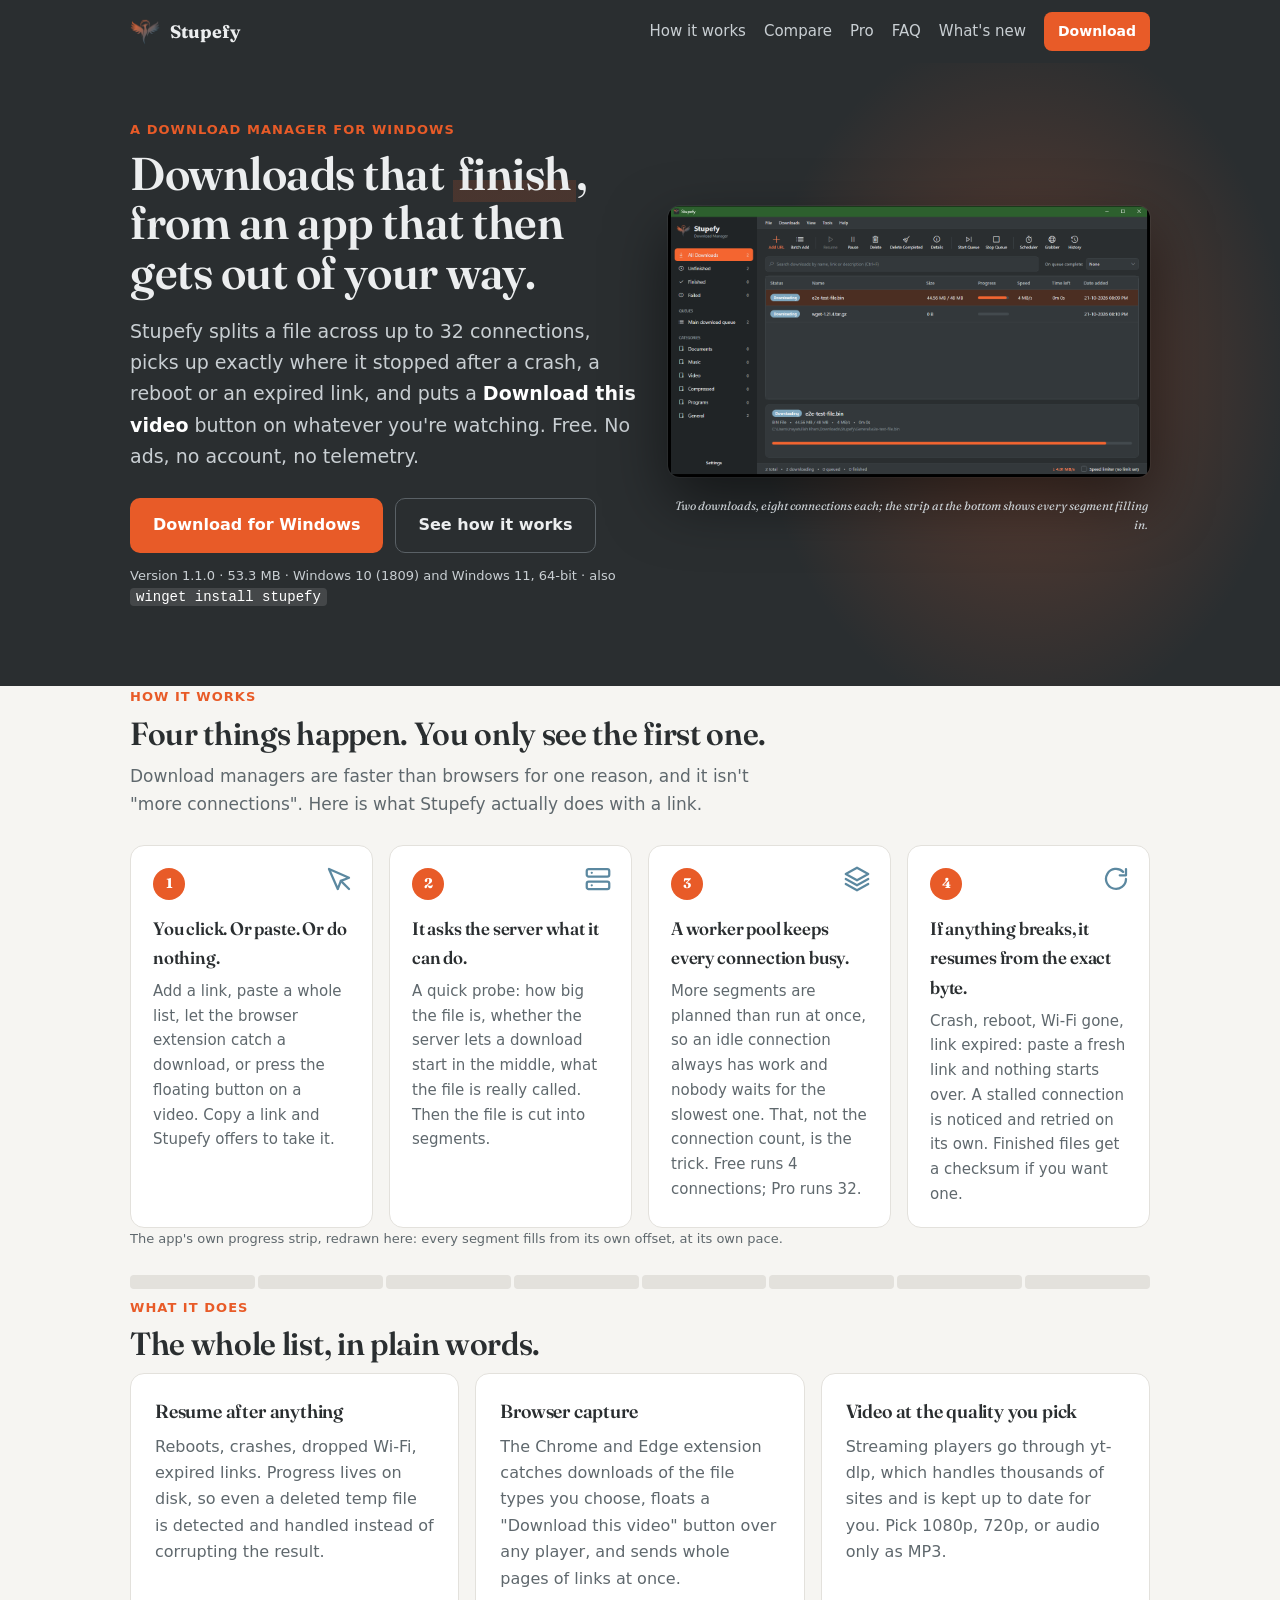
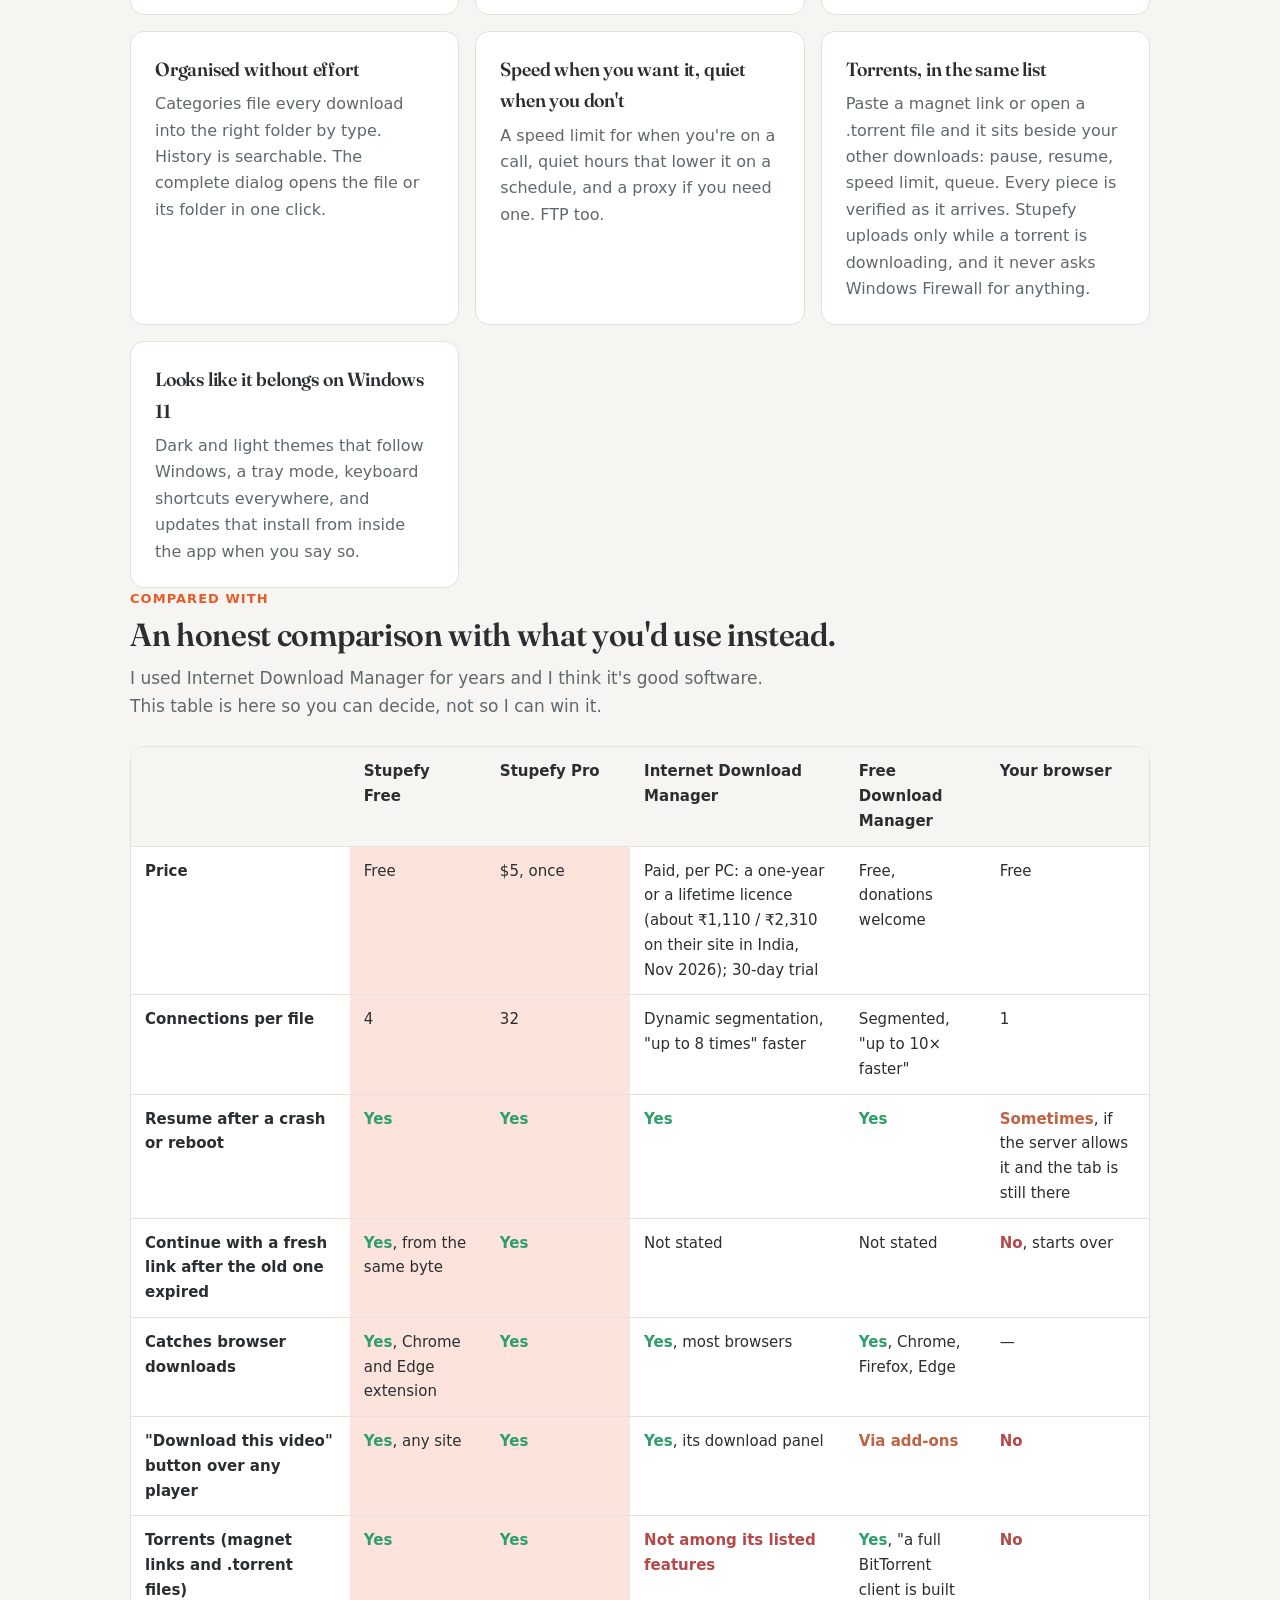
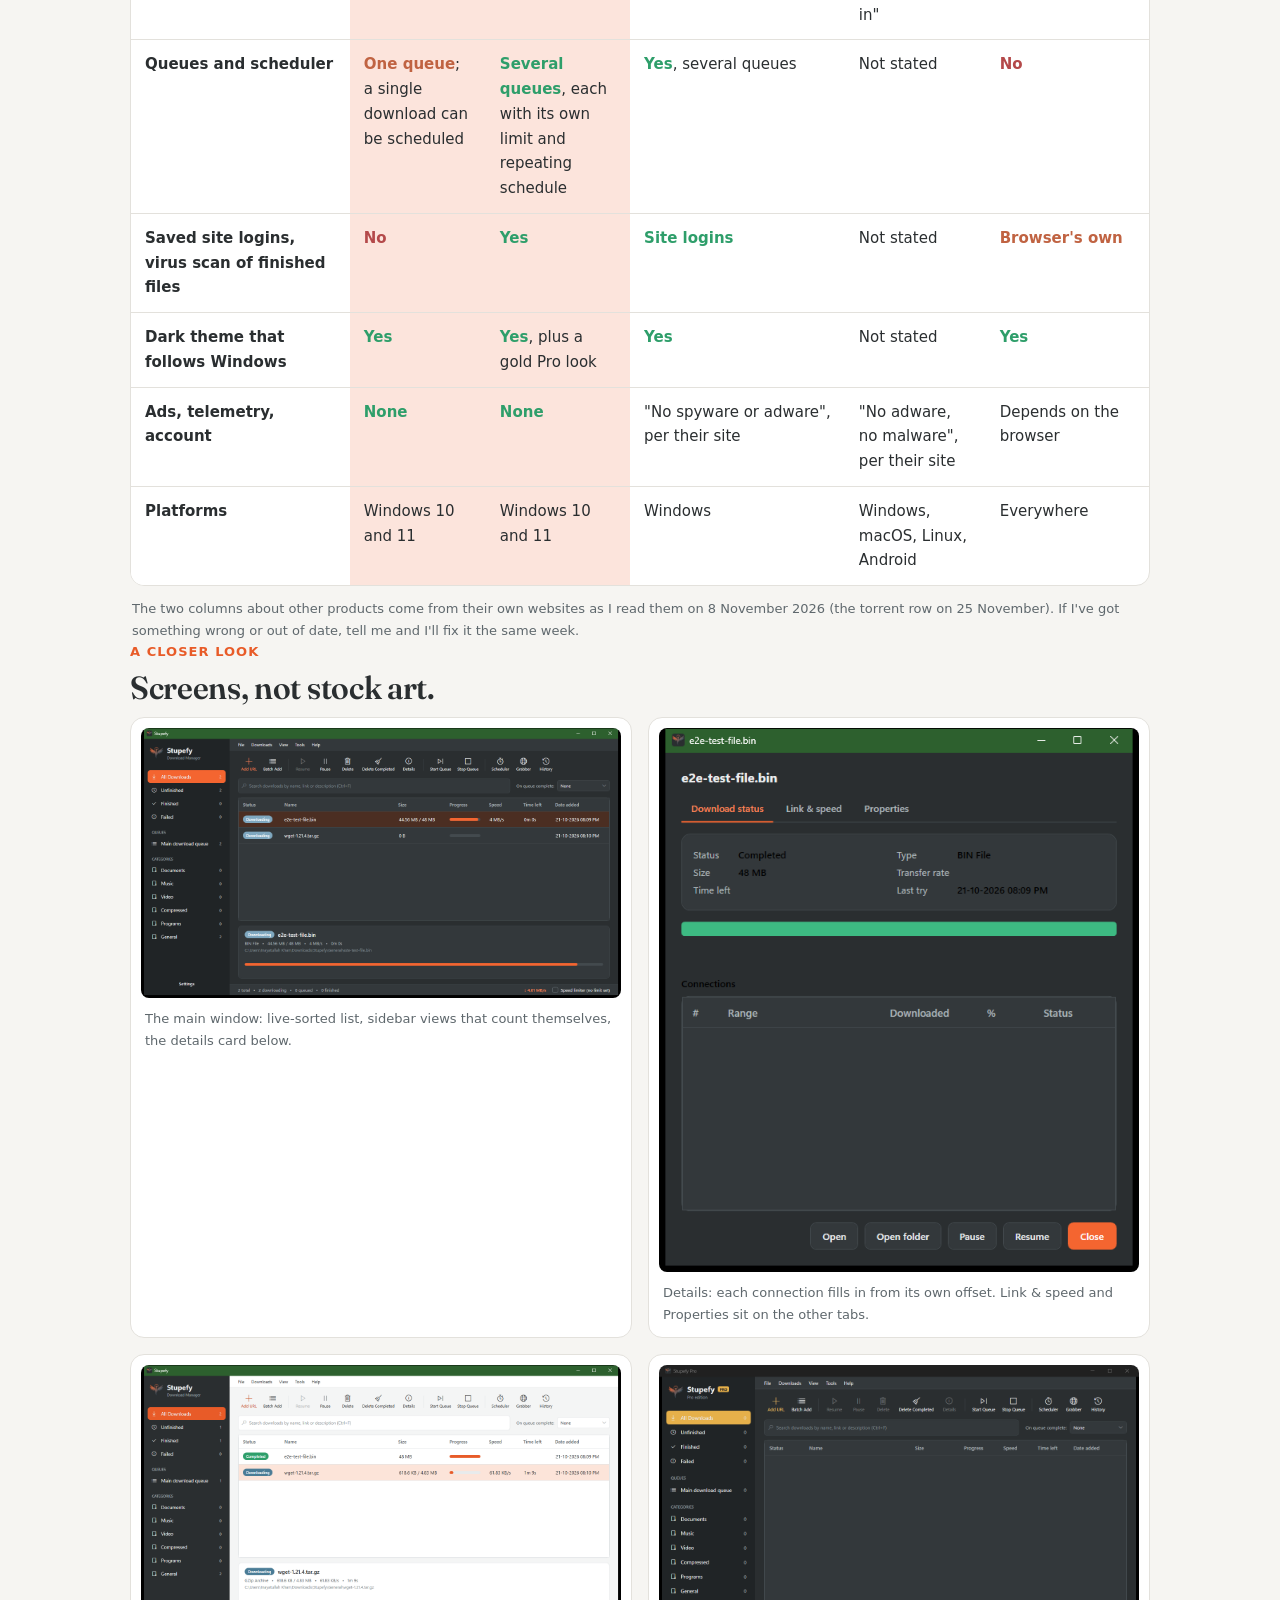
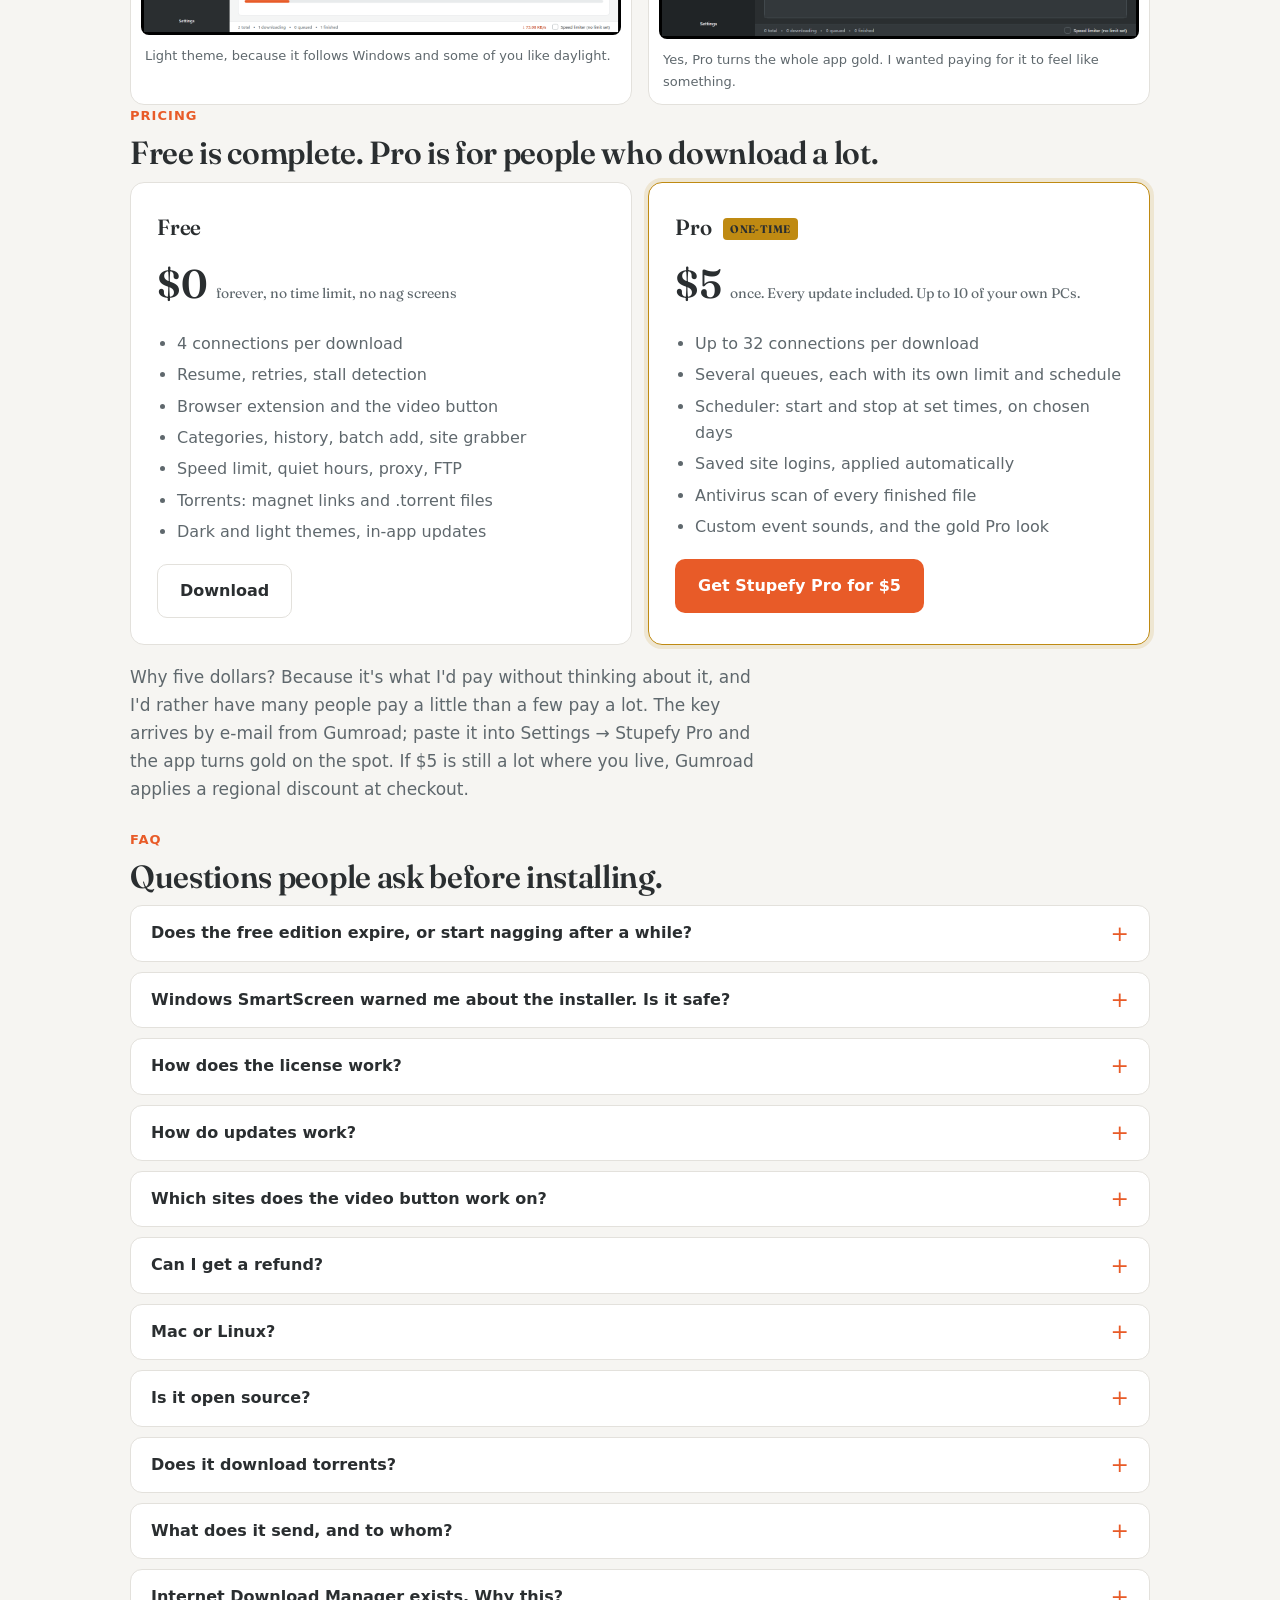
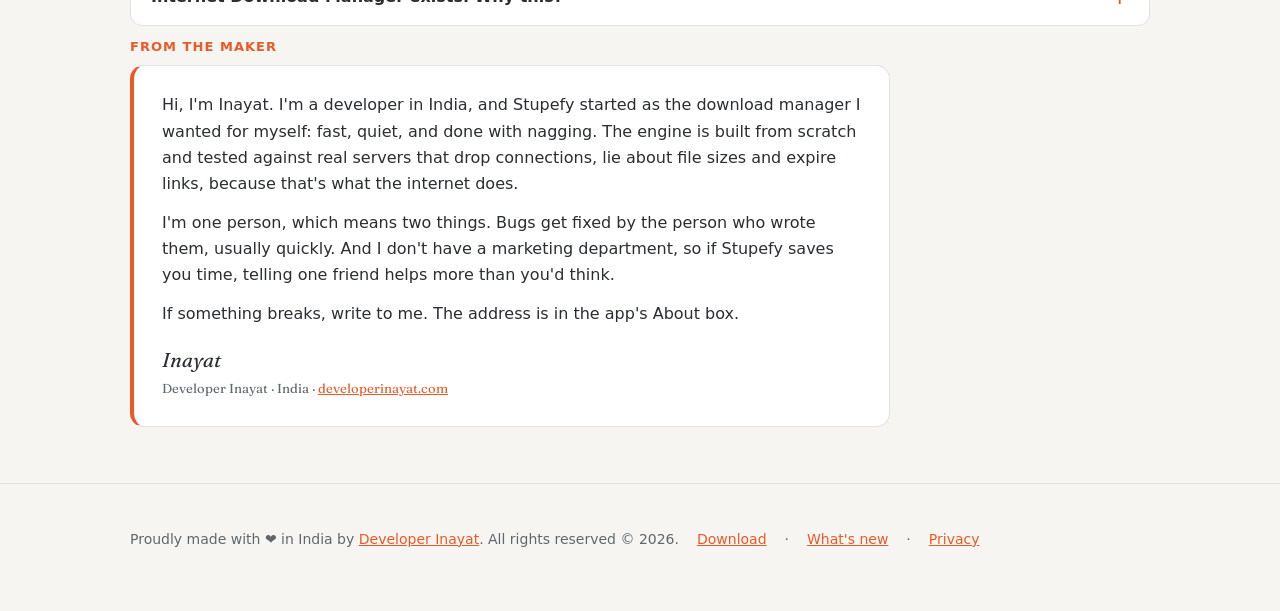
<file: site/index.html>
<!doctype html>
<html lang="en">
<head>
<meta charset="utf-8">
<meta name="viewport" content="width=device-width, initial-scale=1">
<title>Stupefy — a download manager for Windows that finishes the job</title>
<meta name="description" content="Stupefy is a free download manager for Windows: up to 32 connections per file, resume after a crash, a reboot or an expired link, a 'Download this video' button on any site, queues and a scheduler. Pro is $5, once.">
<meta property="og:title" content="Stupefy — a download manager for Windows that finishes the job">
<meta property="og:description" content="Up to 32 connections, resume after anything, a Download-this-video button on any site. Free; Pro is $5 once.">
<meta property="og:image" content="screenshots/01-main-dark.png">
<meta property="og:type" content="website">
<link rel="icon" href="favicon.ico">
<link rel="apple-touch-icon" href="logo-mark.png">
<link rel="preconnect" href="https://fonts.googleapis.com">
<link rel="preconnect" href="https://fonts.gstatic.com" crossorigin>
<link href="https://fonts.googleapis.com/css2?family=Fraunces:ital,opsz,wght@0,9..144,500;0,9..144,600;1,9..144,500&display=swap" rel="stylesheet">
<link rel="stylesheet" href="assets/site.css">
</head>
<body>
<nav class="top">
  <div class="wrap">
    <a class="brand" href="./"><img src="logo-mark.png" alt="">Stupefy</a>
    <a class="link" href="#how">How it works</a>
    <a class="link" href="#compare">Compare</a>
    <a class="link" href="#pro">Pro</a>
    <a class="link" href="#faq">FAQ</a>
    <a class="link" href="changelog">What's new</a>
    <a class="cta" href="download">Download</a>
  </div>
</nav>

<header class="hero">
  <div class="wrap">
    <div>
      <p class="kicker">A download manager for Windows</p>
      <h1>Downloads that <span class="mark">finish</span>, from an app that then gets out of your way.</h1>
      <p class="lead">Stupefy splits a file across up to 32 connections, picks up exactly where it stopped after a crash, a reboot or an expired link, and puts a <strong>Download this video</strong> button on whatever you're watching. Free. No ads, no account, no telemetry.</p>
      <div class="cta-row">
        <a class="btn primary" href="download">Download for Windows</a>
        <a class="btn secondary" href="#how">See how it works</a>
      </div>
      <p class="fine" id="hero-fine">Windows 10 (1809) and Windows 11, 64-bit · also <code>winget install stupefy</code></p>
    </div>
    <div>
      <img class="shot" src="screenshots/01-main-dark.png" alt="Stupefy's main window with two downloads in progress" width="1200" height="760">
      <p class="caption">Two downloads, eight connections each; the strip at the bottom shows every segment filling in.</p>
    </div>
  </div>
</header>

<section class="wrap" id="how">
  <p class="kicker">How it works</p>
  <h2>Four things happen. You only see the first one.</h2>
  <p class="sub">Download managers are faster than browsers for one reason, and it isn't "more connections". Here is what Stupefy actually does with a link.</p>
  <div class="steps">
    <div class="step">
      <svg viewBox="0 0 24 24" fill="none" stroke="currentColor" stroke-width="1.8" stroke-linecap="round" stroke-linejoin="round" aria-hidden="true"><path d="M4 4l7 16 2.5-6.5L20 11z"/><path d="M13.5 13.5L20 20"/></svg>
      <span class="num">1</span>
      <h3>You click. Or paste. Or do nothing.</h3>
      <p>Add a link, paste a whole list, let the browser extension catch a download, or press the floating button on a video. Copy a link and Stupefy offers to take it.</p>
    </div>
    <div class="step">
      <svg viewBox="0 0 24 24" fill="none" stroke="currentColor" stroke-width="1.8" stroke-linecap="round" stroke-linejoin="round" aria-hidden="true"><rect x="3" y="4" width="18" height="6" rx="1.5"/><rect x="3" y="14" width="18" height="6" rx="1.5"/><path d="M7 7h.01M7 17h.01"/></svg>
      <span class="num">2</span>
      <h3>It asks the server what it can do.</h3>
      <p>A quick probe: how big the file is, whether the server lets a download start in the middle, what the file is really called. Then the file is cut into segments.</p>
    </div>
    <div class="step">
      <svg viewBox="0 0 24 24" fill="none" stroke="currentColor" stroke-width="1.8" stroke-linecap="round" stroke-linejoin="round" aria-hidden="true"><path d="M12 3l9 5-9 5-9-5z"/><path d="M3 12l9 5 9-5"/><path d="M3 16l9 5 9-5"/></svg>
      <span class="num">3</span>
      <h3>A worker pool keeps every connection busy.</h3>
      <p>More segments are planned than run at once, so an idle connection always has work and nobody waits for the slowest one. That, not the connection count, is the trick. Free runs 4 connections; Pro runs 32.</p>
    </div>
    <div class="step">
      <svg viewBox="0 0 24 24" fill="none" stroke="currentColor" stroke-width="1.8" stroke-linecap="round" stroke-linejoin="round" aria-hidden="true"><path d="M20 12a8 8 0 1 1-2.3-5.7"/><path d="M20 4v5h-5"/></svg>
      <span class="num">4</span>
      <h3>If anything breaks, it resumes from the exact byte.</h3>
      <p>Crash, reboot, Wi-Fi gone, link expired: paste a fresh link and nothing starts over. A stalled connection is noticed and retried on its own. Finished files get a checksum if you want one.</p>
    </div>
  </div>
  <p class="segcap">The app's own progress strip, redrawn here: every segment fills from its own offset, at its own pace.</p>
  <div class="segbar" aria-hidden="true">
    <span style="--d:0s"></span><span style="--d:.7s"></span><span style="--d:.2s"></span><span style="--d:1.1s"></span>
    <span style="--d:.4s"></span><span style="--d:1.5s"></span><span style="--d:.9s"></span><span style="--d:.3s"></span>
  </div>
</section>

<section class="wrap" id="features">
  <p class="kicker">What it does</p>
  <h2>The whole list, in plain words.</h2>
  <div class="grid three">
    <div class="card"><h3>Resume after anything</h3><p>Reboots, crashes, dropped Wi-Fi, expired links. Progress lives on disk, so even a deleted temp file is detected and handled instead of corrupting the result.</p></div>
    <div class="card"><h3>Browser capture</h3><p>The Chrome and Edge extension catches downloads of the file types you choose, floats a "Download this video" button over any player, and sends whole pages of links at once.</p></div>
    <div class="card"><h3>Video at the quality you pick</h3><p>Streaming players go through yt-dlp, which handles thousands of sites and is kept up to date for you. Pick 1080p, 720p, or audio only as MP3.</p></div>
    <div class="card"><h3>Organised without effort</h3><p>Categories file every download into the right folder by type. History is searchable. The complete dialog opens the file or its folder in one click.</p></div>
    <div class="card"><h3>Speed when you want it, quiet when you don't</h3><p>A speed limit for when you're on a call, quiet hours that lower it on a schedule, and a proxy if you need one. FTP too.</p></div>
    <div class="card"><h3>Torrents, in the same list</h3><p>Paste a magnet link or open a .torrent file and it sits beside your other downloads: pause, resume, speed limit, queue. Every piece is verified as it arrives. Stupefy uploads only while a torrent is downloading, and it never asks Windows Firewall for anything.</p></div>
    <div class="card"><h3>Looks like it belongs on Windows 11</h3><p>Dark and light themes that follow Windows, a tray mode, keyboard shortcuts everywhere, and updates that install from inside the app when you say so.</p></div>
  </div>
</section>

<section class="wrap" id="compare">
  <p class="kicker">Compared with</p>
  <h2>An honest comparison with what you'd use instead.</h2>
  <p class="sub">I used Internet Download Manager for years and I think it's good software. This table is here so you can decide, not so I can win it.</p>
  <div class="table-wrap">
    <table class="compare">
      <thead>
        <tr><th></th><th>Stupefy Free</th><th>Stupefy Pro</th><th>Internet Download Manager</th><th>Free Download Manager</th><th>Your browser</th></tr>
      </thead>
      <tbody>
        <tr><td>Price</td><td class="us">Free</td><td class="us">$5, once</td><td>Paid, per PC: a one-year or a lifetime licence (about ₹1,110 / ₹2,310 on their site in India, Nov 2026); 30-day trial</td><td>Free, donations welcome</td><td>Free</td></tr>
        <tr><td>Connections per file</td><td class="us">4</td><td class="us">32</td><td>Dynamic segmentation, "up to 8 times" faster</td><td>Segmented, "up to 10× faster"</td><td>1</td></tr>
        <tr><td>Resume after a crash or reboot</td><td class="us"><span class="yes">Yes</span></td><td class="us"><span class="yes">Yes</span></td><td><span class="yes">Yes</span></td><td><span class="yes">Yes</span></td><td><span class="part">Sometimes</span>, if the server allows it and the tab is still there</td></tr>
        <tr><td>Continue with a fresh link after the old one expired</td><td class="us"><span class="yes">Yes</span>, from the same byte</td><td class="us"><span class="yes">Yes</span></td><td>Not stated</td><td>Not stated</td><td><span class="no">No</span>, starts over</td></tr>
        <tr><td>Catches browser downloads</td><td class="us"><span class="yes">Yes</span>, Chrome and Edge extension</td><td class="us"><span class="yes">Yes</span></td><td><span class="yes">Yes</span>, most browsers</td><td><span class="yes">Yes</span>, Chrome, Firefox, Edge</td><td>—</td></tr>
        <tr><td>"Download this video" button over any player</td><td class="us"><span class="yes">Yes</span>, any site</td><td class="us"><span class="yes">Yes</span></td><td><span class="yes">Yes</span>, its download panel</td><td><span class="part">Via add-ons</span></td><td><span class="no">No</span></td></tr>
        <tr><td>Torrents (magnet links and .torrent files)</td><td class="us"><span class="yes">Yes</span></td><td class="us"><span class="yes">Yes</span></td><td><span class="no">Not among its listed features</span></td><td><span class="yes">Yes</span>, "a full BitTorrent client is built in"</td><td><span class="no">No</span></td></tr>
        <tr><td>Queues and scheduler</td><td class="us"><span class="part">One queue</span>; a single download can be scheduled</td><td class="us"><span class="yes">Several queues</span>, each with its own limit and repeating schedule</td><td><span class="yes">Yes</span>, several queues</td><td>Not stated</td><td><span class="no">No</span></td></tr>
        <tr><td>Saved site logins, virus scan of finished files</td><td class="us"><span class="no">No</span></td><td class="us"><span class="yes">Yes</span></td><td><span class="yes">Site logins</span></td><td>Not stated</td><td><span class="part">Browser's own</span></td></tr>
        <tr><td>Dark theme that follows Windows</td><td class="us"><span class="yes">Yes</span></td><td class="us"><span class="yes">Yes</span>, plus a gold Pro look</td><td><span class="yes">Yes</span></td><td>Not stated</td><td><span class="yes">Yes</span></td></tr>
        <tr><td>Ads, telemetry, account</td><td class="us"><span class="yes">None</span></td><td class="us"><span class="yes">None</span></td><td>"No spyware or adware", per their site</td><td>"No adware, no malware", per their site</td><td>Depends on the browser</td></tr>
        <tr><td>Platforms</td><td class="us">Windows 10 and 11</td><td class="us">Windows 10 and 11</td><td>Windows</td><td>Windows, macOS, Linux, Android</td><td>Everywhere</td></tr>
      </tbody>
    </table>
  </div>
  <p class="compare-note">The two columns about other products come from their own websites as I read them on 8 November 2026 (the torrent row on 25 November). If I've got something wrong or out of date, tell me and I'll fix it the same week.</p>
</section>

<section class="wrap" id="screenshots">
  <p class="kicker">A closer look</p>
  <h2>Screens, not stock art.</h2>
  <div class="shots">
    <figure><img src="screenshots/01-main-dark.png" alt="Main window, dark theme" loading="lazy"><figcaption>The main window: live-sorted list, sidebar views that count themselves, the details card below.</figcaption></figure>
    <figure><img src="screenshots/02-details-dark.png" alt="Download details with the segmented progress strip" loading="lazy"><figcaption>Details: each connection fills in from its own offset. Link &amp; speed and Properties sit on the other tabs.</figcaption></figure>
    <figure><img src="screenshots/03-main-light.png" alt="Main window, light theme" loading="lazy"><figcaption>Light theme, because it follows Windows and some of you like daylight.</figcaption></figure>
    <figure><img src="screenshots/05-pro-gold-dark.png" alt="Stupefy Pro with its gold accent" loading="lazy"><figcaption>Yes, Pro turns the whole app gold. I wanted paying for it to feel like something.</figcaption></figure>
  </div>
</section>

<section class="wrap" id="pro">
  <p class="kicker">Pricing</p>
  <h2>Free is complete. Pro is for people who download a lot.</h2>
  <div class="pricing">
    <div class="plan">
      <h3>Free</h3>
      <div class="price">$0 <small>forever, no time limit, no nag screens</small></div>
      <ul>
        <li>4 connections per download</li>
        <li>Resume, retries, stall detection</li>
        <li>Browser extension and the video button</li>
        <li>Categories, history, batch add, site grabber</li>
        <li>Speed limit, quiet hours, proxy, FTP</li>
        <li>Torrents: magnet links and .torrent files</li>
        <li>Dark and light themes, in-app updates</li>
      </ul>
      <a class="btn outline" href="download">Download</a>
    </div>
    <div class="plan pro">
      <h3>Pro <span class="badge">ONE-TIME</span></h3>
      <div class="price">$5 <small>once. Every update included. Up to 10 of your own PCs.</small></div>
      <ul>
        <li>Up to 32 connections per download</li>
        <li>Several queues, each with its own limit and schedule</li>
        <li>Scheduler: start and stop at set times, on chosen days</li>
        <li>Saved site logins, applied automatically</li>
        <li>Antivirus scan of every finished file</li>
        <li>Custom event sounds, and the gold Pro look</li>
      </ul>
      <!-- Your Gumroad product page (the permalink is set in LAUNCH-CHECKLIST step 2). -->
      <a class="btn primary" href="https://developerinayat.gumroad.com/l/stupefypro">Get Stupefy Pro for $5</a>
    </div>
  </div>
  <p class="sub why-price">Why five dollars? Because it's what I'd pay without thinking about it, and I'd rather have many people pay a little than a few pay a lot. The key arrives by e-mail from Gumroad; paste it into Settings → Stupefy Pro and the app turns gold on the spot. If $5 is still a lot where you live, Gumroad applies a regional discount at checkout.</p>
</section>

<section class="wrap faq" id="faq">
  <p class="kicker">FAQ</p>
  <h2>Questions people ask before installing.</h2>
  <details><summary>Does the free edition expire, or start nagging after a while?</summary><p>No. It has no time limit and no nag screens. Pro adds features; it does not unlock a trial that's running out.</p></details>
  <details><summary>Windows SmartScreen warned me about the installer. Is it safe?</summary><p>The installer isn't code-signed yet; a signing certificate costs more per year than a new app earns in its first months, so that comes later. Until then: the download page shows the installer's SHA-256, and you can check it with one PowerShell command. The app sends nothing anywhere except the connections listed in the <a href="privacy">privacy policy</a>.</p></details>
  <details><summary>How does the license work?</summary><p>Buy once on Gumroad, get a key by e-mail, paste it into Settings → Stupefy Pro. It's checked online once, then confirmed quietly now and then; being offline for weeks doesn't switch Pro off. One key covers up to 10 of your own PCs; deactivate on one to free a slot.</p></details>
  <details><summary>How do updates work?</summary><p>Stupefy asks this website about once a day whether there's a newer version. If there is, you see what's new and install it when you click Install, inside the app, after it has checked the installer against its published checksum. You can turn the daily check off and use Help → Check for updates instead.</p></details>
  <details><summary>Which sites does the video button work on?</summary><p>Any page with a video player. A plain video file downloads directly with all connections; streaming players go through yt-dlp, which understands thousands of sites and is refreshed weekly because sites change. Downloading a video you don't have the rights to is on you, not the tool.</p></details>
  <details><summary>Can I get a refund?</summary><p>Yes. Reply to your Gumroad receipt within 30 days and you'll get your money back; the key switches itself off within a week. No forms, no questions you have to answer.</p></details>
  <details><summary>Mac or Linux?</summary><p>No, and probably not soon. Stupefy is written for Windows specifically, and I'd rather make it excellent on one platform than passable on three.</p></details>
  <details><summary>Is it open source?</summary><p>Not yet. The engine is written from scratch in C# and .NET. The browser extension is plain JavaScript with no build step; unzip it and read it.</p></details>
  <details><summary>Does it download torrents?</summary><p>Yes, since 1.1. Paste a magnet link, or use File → Add torrent file. It finds peers through the torrent's trackers and the DHT, checks every piece, and puts the finished file or folder where your other downloads go. Two things to know: as in any torrent client, the peers you exchange data with can see your IP address, and torrent traffic does not go through the proxy you set for ordinary downloads. Stupefy uploads while a torrent is downloading (you can cap that in Settings → Network) and stops when it is complete. Download only what you have the right to.</p></details>
  <details><summary>What does it send, and to whom?</summary><p>Only what it has to: the sites you download from, the peers of a torrent you add, this website for the version check, GitHub for the video-tool updates, and Gumroad if you activate a key. No analytics, no crash reports, no account. The <a href="privacy">privacy policy</a> is one page long on purpose.</p></details>
  <details><summary>Internet Download Manager exists. Why this?</summary><p>IDM is good, and I used it for years. I wanted one that looks like it belongs on Windows 11, that is free for the basics, that is honest about what it sends, and that doesn't cost a yearly fee per PC. Since nobody had made it, I did.</p></details>
</section>

<section class="wrap" id="maker">
  <p class="kicker">From the maker</p>
  <div class="note">
    <p>Hi, I'm Inayat. I'm a developer in India, and Stupefy started as the download manager I wanted for myself: fast, quiet, and done with nagging. The engine is built from scratch and tested against real servers that drop connections, lie about file sizes and expire links, because that's what the internet does.</p>
    <p>I'm one person, which means two things. Bugs get fixed by the person who wrote them, usually quickly. And I don't have a marketing department, so if Stupefy saves you time, telling one friend helps more than you'd think.</p>
    <p>If something breaks, write to me. The address is in the app's About box.</p>
    <div class="sig">Inayat<small>Developer Inayat · India · <a href="https://developerinayat.com">developerinayat.com</a></small></div>
  </div>
</section>

<footer>
  <div class="wrap">
    <span>Proudly made with ❤️ in India by <a href="https://developerinayat.com">Developer Inayat</a>. All rights reserved © 2026.</span>
    <a href="download">Download</a> · <a href="changelog">What's new</a> · <a href="privacy">Privacy</a>
  </div>
</footer>

<script>
  // The version line in the hero comes from the same feed the app reads, so it can't drift.
  fetch("updates/latest.json", { cache: "no-cache" }).then(r => r.ok ? r.json() : null).then(feed => {
    if (!feed || !feed.version) return;
    const size = feed.installer && feed.installer.sizeBytes ? " · " + (feed.installer.sizeBytes / 1048576).toFixed(1) + " MB" : "";
    document.getElementById("hero-fine").innerHTML = "Version " + feed.version + size + " · Windows 10 (1809) and Windows 11, 64-bit · also <code>winget install stupefy</code>";
  }).catch(() => {});
</script>
</body>
</html>
</file>
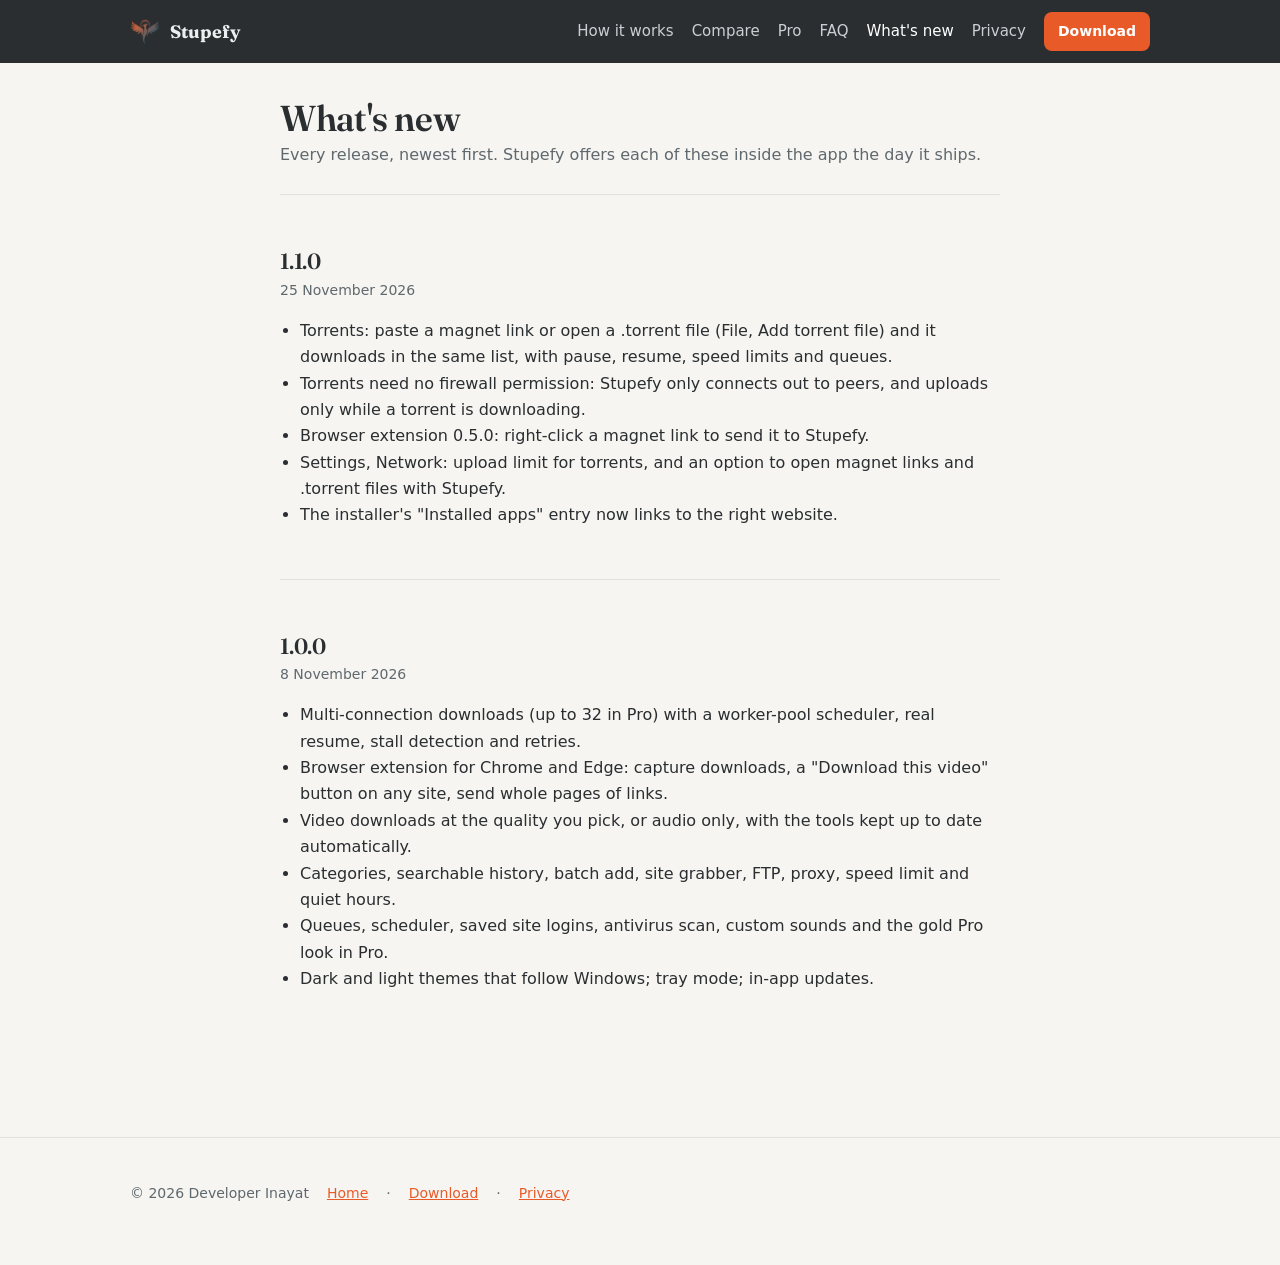
<file: site/changelog.html>
<!doctype html>
<html lang="en">
<head>
<meta charset="utf-8">
<meta name="viewport" content="width=device-width, initial-scale=1">
<title>What's new in Stupefy</title>
<meta name="description" content="Release notes for the Stupefy download manager.">
<link rel="icon" href="favicon.ico">
<link rel="preconnect" href="https://fonts.googleapis.com">
<link rel="preconnect" href="https://fonts.gstatic.com" crossorigin>
<link href="https://fonts.googleapis.com/css2?family=Fraunces:ital,opsz,wght@0,9..144,500;0,9..144,600;1,9..144,500&display=swap" rel="stylesheet">
<link rel="stylesheet" href="assets/site.css">
</head>
<body>
<nav class="top">
  <div class="wrap">
    <a class="brand" href="./"><img src="logo-mark.png" alt="">Stupefy</a>
    <a class="link" href="./#how">How it works</a>
    <a class="link" href="./#compare">Compare</a>
    <a class="link" href="./#pro">Pro</a>
    <a class="link" href="./#faq">FAQ</a>
    <a class="link" href="changelog" aria-current="page">What's new</a>
    <a class="link" href="privacy">Privacy</a>
    <a class="cta" href="download">Download</a>
  </div>
</nav>

<main class="page">
  <h1>What's new</h1>
  <p class="date">Every release, newest first. Stupefy offers each of these inside the app the day it ships.</p>
  <!-- RELEASES: tools/release/release.ps1 inserts each new release right below this line (and replaces a section with the same id). -->
  <section class="release" id="v1.1.0">
    <h2>1.1.0</h2>
    <p class="when">25 November 2026</p>
    <ul>
      <li>Torrents: paste a magnet link or open a .torrent file (File, Add torrent file) and it downloads in the same list, with pause, resume, speed limits and queues.</li>
      <li>Torrents need no firewall permission: Stupefy only connects out to peers, and uploads only while a torrent is downloading.</li>
      <li>Browser extension 0.5.0: right-click a magnet link to send it to Stupefy.</li>
      <li>Settings, Network: upload limit for torrents, and an option to open magnet links and .torrent files with Stupefy.</li>
      <li>The installer&#39;s &quot;Installed apps&quot; entry now links to the right website.</li>
    </ul>
  </section>
  <section class="release" id="v1.0.0">
    <h2>1.0.0</h2>
    <p class="when">8 November 2026</p>
    <ul>
      <li>Multi-connection downloads (up to 32 in Pro) with a worker-pool scheduler, real resume, stall detection and retries.</li>
      <li>Browser extension for Chrome and Edge: capture downloads, a &quot;Download this video&quot; button on any site, send whole pages of links.</li>
      <li>Video downloads at the quality you pick, or audio only, with the tools kept up to date automatically.</li>
      <li>Categories, searchable history, batch add, site grabber, FTP, proxy, speed limit and quiet hours.</li>
      <li>Queues, scheduler, saved site logins, antivirus scan, custom sounds and the gold Pro look in Pro.</li>
      <li>Dark and light themes that follow Windows; tray mode; in-app updates.</li>
    </ul>
  </section>
</main>

<footer>
  <div class="wrap">
    <span>© 2026 Developer Inayat</span>
    <a href="./">Home</a> · <a href="download">Download</a> · <a href="privacy">Privacy</a>
  </div>
</footer>
</body>
</html>
</file>
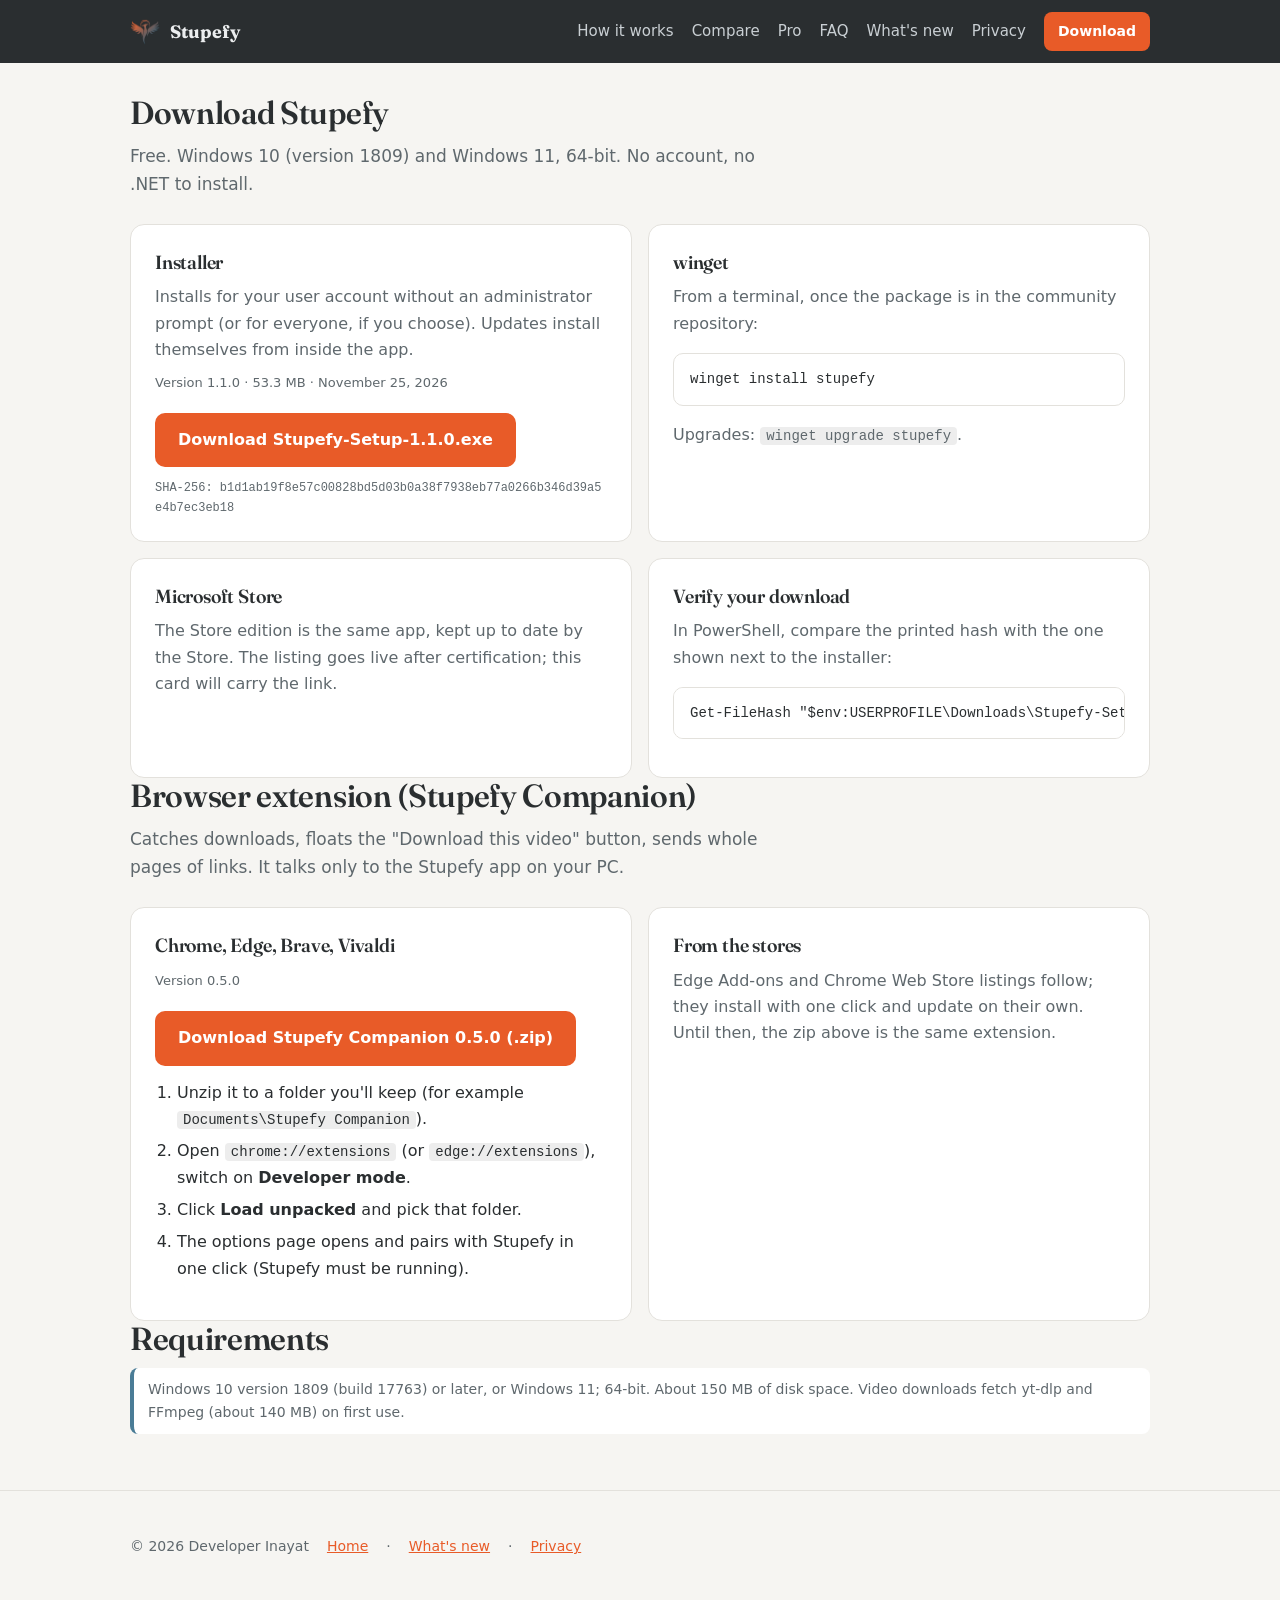
<file: site/download.html>
<!doctype html>
<html lang="en">
<head>
<meta charset="utf-8">
<meta name="viewport" content="width=device-width, initial-scale=1">
<title>Download Stupefy</title>
<meta name="description" content="Download the Stupefy download manager for Windows: the installer, winget, and the Chrome/Edge companion extension.">
<link rel="icon" href="favicon.ico">
<link rel="preconnect" href="https://fonts.googleapis.com">
<link rel="preconnect" href="https://fonts.gstatic.com" crossorigin>
<link href="https://fonts.googleapis.com/css2?family=Fraunces:ital,opsz,wght@0,9..144,500;0,9..144,600;1,9..144,500&display=swap" rel="stylesheet">
<link rel="stylesheet" href="assets/site.css">
</head>
<body>
<nav class="top">
  <div class="wrap">
    <a class="brand" href="./"><img src="logo-mark.png" alt="">Stupefy</a>
    <a class="link" href="./#how">How it works</a>
    <a class="link" href="./#compare">Compare</a>
    <a class="link" href="./#pro">Pro</a>
    <a class="link" href="./#faq">FAQ</a>
    <a class="link" href="changelog">What's new</a>
    <a class="link" href="privacy">Privacy</a>
    <a class="cta" href="download" aria-current="page">Download</a>
  </div>
</nav>

<section class="wrap tight" id="app">
  <h2>Download Stupefy</h2>
  <p class="sub">Free. Windows 10 (version 1809) and Windows 11, 64-bit. No account, no .NET to install.</p>
  <div class="grid">
    <div class="card">
      <h3>Installer</h3>
      <p>Installs for your user account without an administrator prompt (or for everyone, if you choose). Updates install themselves from inside the app.</p>
      <!-- Filled from /updates/latest.json, the same feed the app reads, so this page can never name a different version than the app offers. -->
      <div class="meta" id="installer-meta">Version <span id="installer-version">…</span></div>
      <a class="btn primary" id="installer-link" href="https://github.com/devaccindia-hash/stupefy/releases/latest">Download Stupefy-Setup.exe</a>
      <p class="hash" style="margin-top:12px">SHA-256: <span id="installer-sha">—</span></p>
    </div>
    <div class="card">
      <h3>winget</h3>
      <p>From a terminal, once the package is in the community repository:</p>
      <pre><code>winget install stupefy</code></pre>
      <p>Upgrades: <code>winget upgrade stupefy</code>.</p>
    </div>
    <div class="card">
      <h3>Microsoft Store</h3>
      <p>The Store edition is the same app, kept up to date by the Store. The listing goes live after certification; this card will carry the link.</p>
    </div>
    <div class="card">
      <h3>Verify your download</h3>
      <p>In PowerShell, compare the printed hash with the one shown next to the installer:</p>
      <pre><code>Get-FileHash "$env:USERPROFILE\Downloads\Stupefy-Setup.exe"</code></pre>
    </div>
  </div>
</section>

<section class="wrap" id="extension">
  <h2>Browser extension (Stupefy Companion)</h2>
  <p class="sub">Catches downloads, floats the "Download this video" button, sends whole pages of links. It talks only to the Stupefy app on your PC.</p>
  <div class="grid">
    <div class="card">
      <h3>Chrome, Edge, Brave, Vivaldi</h3>
      <div class="meta">Version <span id="extension-version">…</span></div>
      <a class="btn primary" id="extension-link" href="https://github.com/devaccindia-hash/stupefy/releases/latest">Download the extension (.zip)</a>
      <ol class="steps-list" style="margin-top:14px">
        <li>Unzip it to a folder you'll keep (for example <code>Documents\Stupefy Companion</code>).</li>
        <li>Open <code>chrome://extensions</code> (or <code>edge://extensions</code>), switch on <strong>Developer mode</strong>.</li>
        <li>Click <strong>Load unpacked</strong> and pick that folder.</li>
        <li>The options page opens and pairs with Stupefy in one click (Stupefy must be running).</li>
      </ol>
    </div>
    <div class="card">
      <h3>From the stores</h3>
      <p>Edge Add-ons and Chrome Web Store listings follow; they install with one click and update on their own. Until then, the zip above is the same extension.</p>
    </div>
  </div>
</section>

<section class="wrap" id="requirements">
  <h2>Requirements</h2>
  <div class="callout">Windows 10 version 1809 (build 17763) or later, or Windows 11; 64-bit. About 150 MB of disk space. Video downloads fetch yt-dlp and FFmpeg (about 140 MB) on first use.</div>
</section>

<footer>
  <div class="wrap">
    <span>© 2026 Developer Inayat</span>
    <a href="./">Home</a> · <a href="changelog">What's new</a> · <a href="privacy">Privacy</a>
  </div>
</footer>

<script>
  // The feed is the single source of truth for "latest": the app reads the same file.
  fetch("updates/latest.json", { cache: "no-cache" }).then(r => r.ok ? r.json() : null).then(feed => {
    if (!feed) return;
    const version = document.getElementById("installer-version");
    version.textContent = feed.version || "…";
    const installer = feed.installer || {};
    if (installer.url) {
      const link = document.getElementById("installer-link");
      link.href = installer.url;
      link.textContent = "Download Stupefy-Setup-" + (feed.version || "") + ".exe";
      if (installer.sizeBytes) version.textContent += "  ·  " + (installer.sizeBytes / 1048576).toFixed(1) + " MB";
      if (feed.publishedUtc) version.textContent += "  ·  " + new Date(feed.publishedUtc).toLocaleDateString(undefined, { day: "numeric", month: "long", year: "numeric" });
      if (installer.sha256) document.getElementById("installer-sha").textContent = installer.sha256;
    }
    const extension = feed.extension || {};
    if (extension.url) {
      document.getElementById("extension-version").textContent = extension.version || "";
      const link = document.getElementById("extension-link");
      link.href = extension.url;
      link.textContent = "Download Stupefy Companion " + (extension.version || "") + " (.zip)";
    }
  }).catch(() => {});
</script>
</body>
</html>
</file>
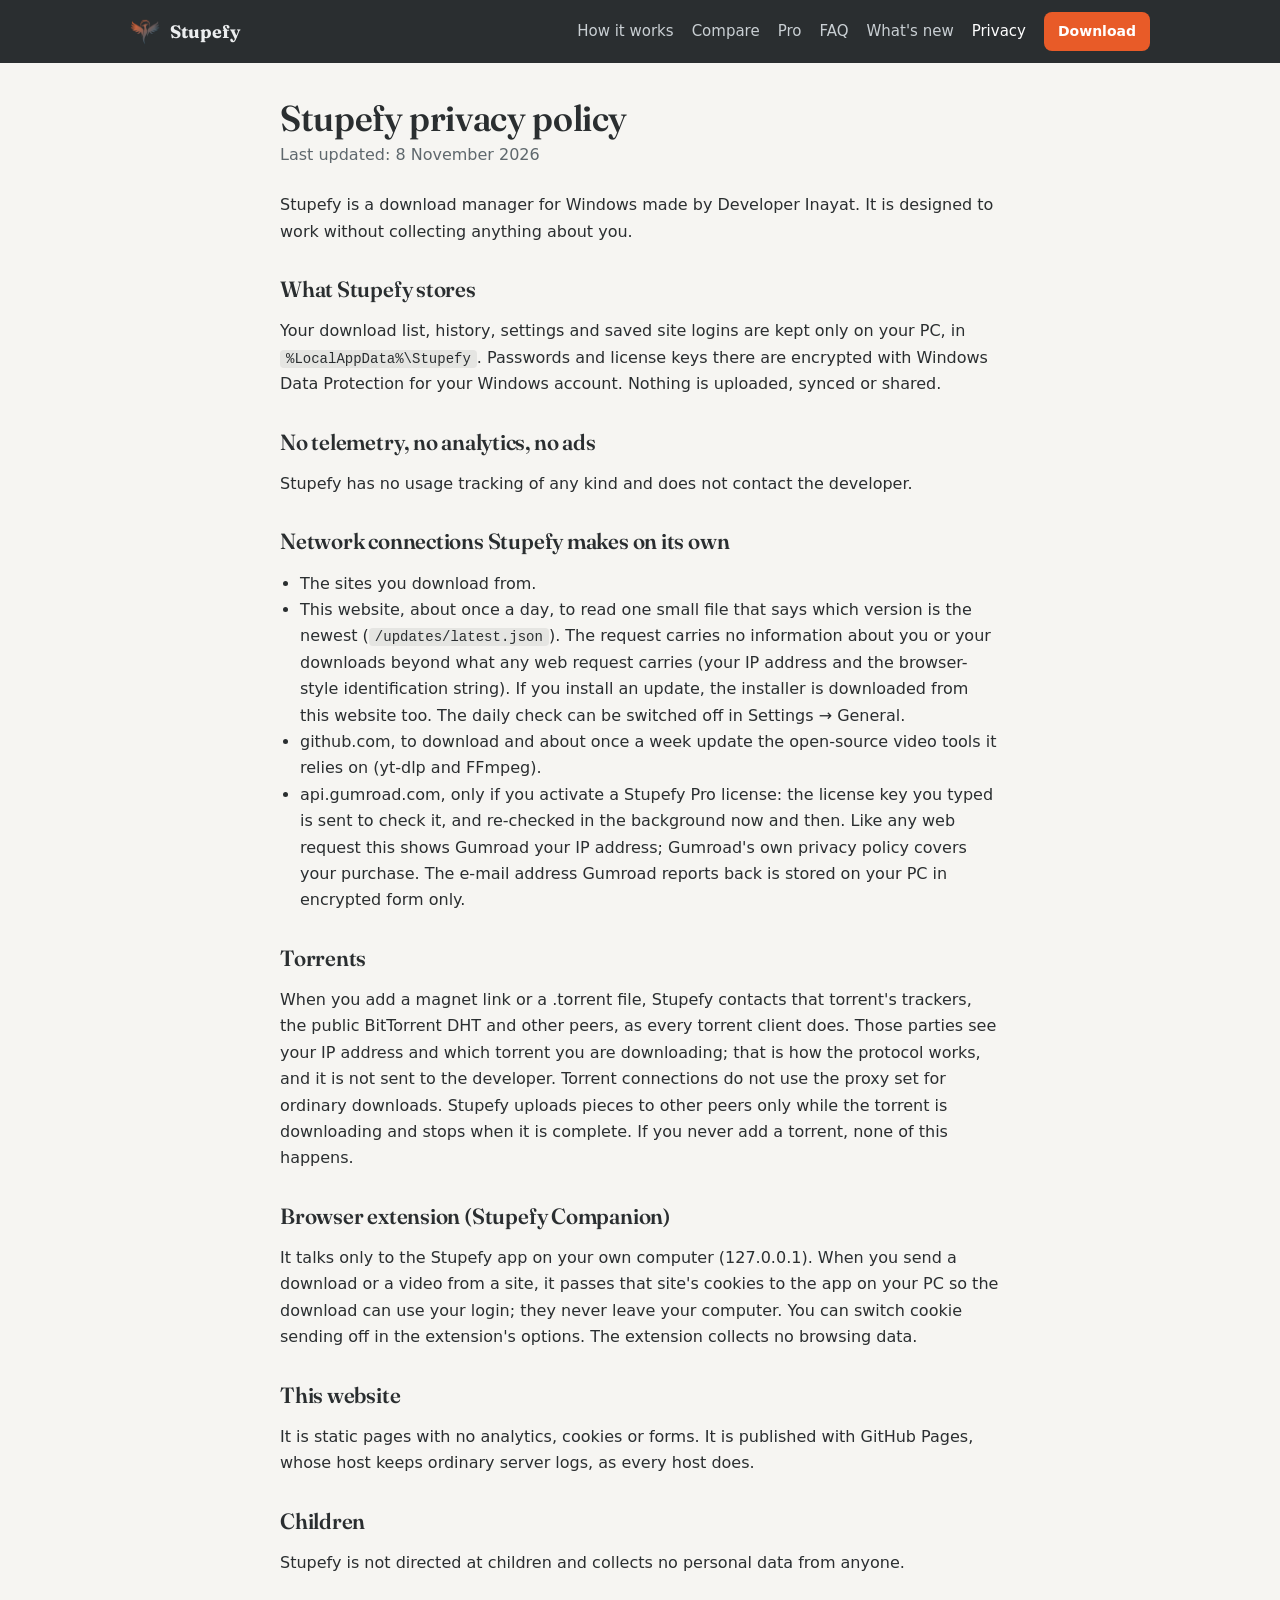
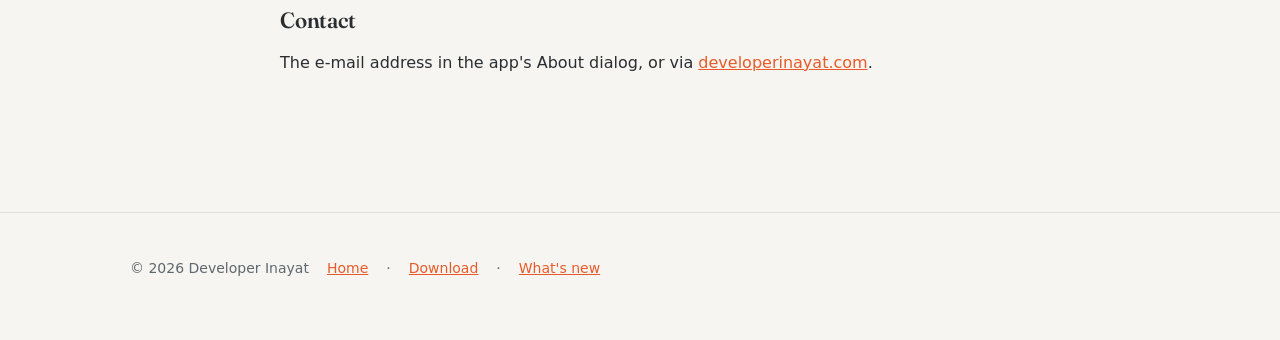
<file: site/privacy.html>
<!doctype html>
<html lang="en">
<head>
<meta charset="utf-8">
<meta name="viewport" content="width=device-width, initial-scale=1">
<title>Stupefy privacy policy</title>
<meta name="description" content="What the Stupefy download manager stores and the only network connections it makes on its own.">
<link rel="icon" href="favicon.ico">
<link rel="preconnect" href="https://fonts.googleapis.com">
<link rel="preconnect" href="https://fonts.gstatic.com" crossorigin>
<link href="https://fonts.googleapis.com/css2?family=Fraunces:ital,opsz,wght@0,9..144,500;0,9..144,600;1,9..144,500&display=swap" rel="stylesheet">
<link rel="stylesheet" href="assets/site.css">
</head>
<body>
<nav class="top">
  <div class="wrap">
    <a class="brand" href="./"><img src="logo-mark.png" alt="">Stupefy</a>
    <a class="link" href="./#how">How it works</a>
    <a class="link" href="./#compare">Compare</a>
    <a class="link" href="./#pro">Pro</a>
    <a class="link" href="./#faq">FAQ</a>
    <a class="link" href="changelog">What's new</a>
    <a class="link" href="privacy" aria-current="page">Privacy</a>
    <a class="cta" href="download">Download</a>
  </div>
</nav>

<main class="page">
  <h1>Stupefy privacy policy</h1>
  <p class="date">Last updated: 8 November 2026</p>
  <p>Stupefy is a download manager for Windows made by Developer Inayat. It is designed to work without collecting anything about you.</p>

  <h2>What Stupefy stores</h2>
  <p>Your download list, history, settings and saved site logins are kept only on your PC, in <code>%LocalAppData%\Stupefy</code>. Passwords and license keys there are encrypted with Windows Data Protection for your Windows account. Nothing is uploaded, synced or shared.</p>

  <h2>No telemetry, no analytics, no ads</h2>
  <p>Stupefy has no usage tracking of any kind and does not contact the developer.</p>

  <h2>Network connections Stupefy makes on its own</h2>
  <ul>
    <li>The sites you download from.</li>
    <li>This website, about once a day, to read one small file that says which version is the newest (<code>/updates/latest.json</code>). The request carries no information about you or your downloads beyond what any web request carries (your IP address and the browser-style identification string). If you install an update, the installer is downloaded from this website too. The daily check can be switched off in Settings → General.</li>
    <li>github.com, to download and about once a week update the open-source video tools it relies on (yt-dlp and FFmpeg).</li>
    <li>api.gumroad.com, only if you activate a Stupefy Pro license: the license key you typed is sent to check it, and re-checked in the background now and then. Like any web request this shows Gumroad your IP address; Gumroad's own privacy policy covers your purchase. The e-mail address Gumroad reports back is stored on your PC in encrypted form only.</li>
  </ul>

  <h2>Torrents</h2>
<p>When you add a magnet link or a .torrent file, Stupefy contacts that torrent's trackers, the public BitTorrent DHT and other peers, as every torrent client does. Those parties see your IP address and which torrent you are downloading; that is how the protocol works, and it is not sent to the developer. Torrent connections do not use the proxy set for ordinary downloads. Stupefy uploads pieces to other peers only while the torrent is downloading and stops when it is complete. If you never add a torrent, none of this happens.</p>

<h2>Browser extension (Stupefy Companion)</h2>  <p>It talks only to the Stupefy app on your own computer (127.0.0.1). When you send a download or a video from a site, it passes that site's cookies to the app on your PC so the download can use your login; they never leave your computer. You can switch cookie sending off in the extension's options. The extension collects no browsing data.</p>

  <h2>This website</h2>
  <p>It is static pages with no analytics, cookies or forms. It is published with GitHub Pages, whose host keeps ordinary server logs, as every host does.</p>

  <h2>Children</h2>
  <p>Stupefy is not directed at children and collects no personal data from anyone.</p>

  <h2>Contact</h2>
  <p>The e-mail address in the app's About dialog, or via <a href="https://developerinayat.com">developerinayat.com</a>.</p>
</main>

<footer>
  <div class="wrap">
    <span>© 2026 Developer Inayat</span>
    <a href="./">Home</a> · <a href="download">Download</a> · <a href="changelog">What's new</a>
  </div>
</footer>
</body>
</html>
</file>
<file: site/assets/site.css>
/* Stupefy website. Colours come from the logo: charcoal #2A2E30, wing-tip orange #F46530 (deepened to #E85B28 on
   light backgrounds for contrast), slate #7FA8C0, halo copper #C06342 (see tools/branding). Headings are set in
   Fraunces (Google Fonts) so the page doesn't read like every other system-font template; body text stays the
   Windows UI font the app itself uses. Plain CSS, no build step: the folder deploys to Vercel as it is. */
:root {
  --bg: #f6f5f2; --card: #fff; --text: #2a2e30; --muted: #5f686d; --accent: #e85b28; --accent-dark: #c94a1c;
  --accent-soft: rgba(232, 91, 40, .16); --border: #e3e1dc; --hero: #2a2e30; --hero-text: #eceeef; --hero-muted: #c9cfd3;
  --slate: #4a7c96; --copper: #c06342; --code: rgba(127,127,127,.14); --ok: #2e9e6a; --no: #b4494a; --gold: #bf8a12;
}
@media (prefers-color-scheme: dark) {
  :root { --bg: #1f2224; --card: #2a2e30; --text: #eceeef; --muted: #a3acb1; --accent: #f46530; --accent-dark: #f98457;
          --accent-soft: rgba(244, 101, 48, .22); --border: #3a4044; --slate: #7fa8c0; --copper: #dd8a5a; --ok: #3dba82; --no: #f0665e; --gold: #e6b04a; }
}
* { box-sizing: border-box; }
html { scroll-behavior: smooth; }
body { margin: 0; background: var(--bg); color: var(--text); font: 16px/1.65 "Segoe UI Variable Text", "Segoe UI", system-ui, sans-serif; -webkit-font-smoothing: antialiased; }
a { color: var(--accent); }
img { max-width: 100%; height: auto; }
code { background: var(--code); padding: 1px 6px; border-radius: 4px; font-size: 14px; }
pre { background: var(--card); border: 1px solid var(--border); border-radius: 10px; padding: 12px 16px; overflow: auto; }
pre code { background: none; padding: 0; }
.wrap { max-width: 1060px; margin: 0 auto; padding: 0 20px; }
h1, h2, h3, .display { font-family: Fraunces, Georgia, "Times New Roman", serif; font-variation-settings: "opsz" 72; letter-spacing: -.01em; }
h1 { font-size: 46px; line-height: 1.08; margin: 0 0 18px; font-weight: 600; }
h2 { font-size: 32px; line-height: 1.15; margin: 0 0 10px; font-weight: 600; }
h3 { font-size: 19px; margin: 0 0 6px; font-weight: 600; }
.kicker { color: var(--accent); font-size: 13px; font-weight: 700; letter-spacing: .08em; text-transform: uppercase; margin: 0 0 8px; }
.sub { color: var(--muted); font-size: 17px; margin: 0 0 26px; max-width: 640px; }
/* A highlighter stroke under a phrase, the way you'd mark it on paper. */
.mark { background: linear-gradient(transparent 62%, var(--accent-soft) 62%); padding: 0 .1em; }

/* Nav */
nav.top { background: var(--hero); color: var(--hero-text); position: sticky; top: 0; z-index: 10; }
nav.top .wrap { display: flex; align-items: center; gap: 18px; padding: 12px 20px; flex-wrap: wrap; }
nav.top .brand { display: flex; align-items: center; gap: 10px; color: var(--hero-text); text-decoration: none; font-weight: 700; font-size: 18px; margin-right: auto; font-family: Fraunces, Georgia, serif; }
nav.top .brand img { width: 30px; height: 30px; border-radius: 7px; }
nav.top a.link { color: var(--hero-muted); text-decoration: none; font-size: 15px; }
nav.top a.link:hover, nav.top a.link[aria-current] { color: #fff; }
nav.top a.cta { background: var(--accent); color: #fff; text-decoration: none; padding: 8px 14px; border-radius: 8px; font-weight: 600; font-size: 14px; }

/* Hero */
header.hero { background: var(--hero); color: var(--hero-text); padding: 56px 0 64px; position: relative; overflow: hidden; }
header.hero::before { content: ""; position: absolute; right: -10%; top: -30%; width: 60%; height: 160%;
  background: radial-gradient(closest-side, rgba(244,101,48,.28), transparent 70%); pointer-events: none; }
.hero .wrap { display: grid; grid-template-columns: minmax(0, 1fr); gap: 32px; align-items: center; position: relative; }
@media (min-width: 880px) { .hero .wrap { grid-template-columns: minmax(0, 1.05fr) minmax(0, 1fr); } }
.hero .lead { font-size: 19px; color: var(--hero-muted); margin: 0 0 26px; max-width: 540px; }
.hero .lead strong { color: #fff; font-weight: 600; }
.cta-row { display: flex; flex-wrap: wrap; gap: 12px; align-items: center; }
.btn { display: inline-block; padding: 13px 22px; border-radius: 10px; font-weight: 600; text-decoration: none; border: 1px solid transparent; font-size: 16px; }
.btn.primary { background: var(--accent); color: #fff; } .btn.primary:hover { background: var(--accent-dark); }
.btn.secondary { background: transparent; color: var(--hero-text); border-color: #5a6166; }
.btn.outline { background: transparent; color: var(--text); border-color: var(--border); }
.fine { color: var(--hero-muted); font-size: 13px; margin-top: 12px; }
.fine code { background: rgba(255,255,255,.12); color: #fff; }
.hero img.shot { width: 100%; border-radius: 12px; box-shadow: 0 24px 60px rgba(0,0,0,.5), 0 0 0 1px rgba(255,255,255,.06); }
.hero .caption { font-size: 12px; color: var(--hero-muted); margin: 10px 2px 0; text-align: right; font-style: italic; font-family: Fraunces, Georgia, serif; }

/* Sections */
section { padding: 64px 0 8px; }
section.tight { padding-top: 32px; }
.grid { display: grid; grid-template-columns: minmax(0, 1fr); gap: 16px; }
@media (min-width: 700px) { .grid { grid-template-columns: repeat(2, minmax(0, 1fr)); } }
@media (min-width: 980px) { .grid.three { grid-template-columns: repeat(3, minmax(0, 1fr)); } }
.card { background: var(--card); border: 1px solid var(--border); border-radius: 14px; padding: 22px 24px; }
.card p { margin: 0; color: var(--muted); }
.card .meta { font-size: 13px; color: var(--muted); margin: 8px 0 14px; }
.card .btn { margin-top: 6px; }

/* How it works */
.steps { display: grid; grid-template-columns: minmax(0, 1fr); gap: 16px; counter-reset: step; }
@media (min-width: 760px) { .steps { grid-template-columns: repeat(2, minmax(0, 1fr)); } }
@media (min-width: 1000px) { .steps { grid-template-columns: repeat(4, minmax(0, 1fr)); } }
.step { background: var(--card); border: 1px solid var(--border); border-radius: 14px; padding: 22px 22px 20px; position: relative; }
.step .num { display: inline-flex; width: 32px; height: 32px; border-radius: 50%; background: var(--accent); color: #fff; font-weight: 700;
  align-items: center; justify-content: center; font-size: 14px; margin-bottom: 14px; font-family: Fraunces, Georgia, serif; }
.step h3 { font-size: 18px; }
.step p { margin: 0; color: var(--muted); font-size: 15px; }
.step svg { position: absolute; right: 18px; top: 18px; width: 30px; height: 30px; color: var(--slate); opacity: .9; }
/* The app's segmented progress strip, drawn in CSS: eight segments, each filling from its own offset at its own pace. */
.segbar { display: grid; grid-template-columns: repeat(8, minmax(0, 1fr)); gap: 3px; height: 14px; margin: 26px 0 8px; }
.segbar span { background: var(--border); border-radius: 4px; position: relative; overflow: hidden; }
.segbar span::after { content: ""; position: absolute; inset: 0; width: 0; background: var(--accent); border-radius: 4px; animation: fill 6s ease-in-out infinite; animation-delay: var(--d, 0s); }
.segbar span:nth-child(3n)::after { background: var(--slate); }
@keyframes fill { 0% { width: 0; } 70% { width: 100%; } 85% { width: 100%; } 100% { width: 0; } }
.segcap { font-size: 13px; color: var(--muted); margin: 0 0 6px; }
@media (prefers-reduced-motion: reduce) { .segbar span::after { animation: none; width: 100%; } }

/* Compare */
.table-wrap { overflow-x: auto; border: 1px solid var(--border); border-radius: 14px; background: var(--card); }
table.compare { border-collapse: collapse; width: 100%; min-width: 760px; font-size: 15px; }
table.compare th, table.compare td { padding: 12px 14px; border-bottom: 1px solid var(--border); text-align: left; vertical-align: top; }
table.compare thead th { font-weight: 600; background: var(--bg); position: sticky; top: 0; }
table.compare th:first-child, table.compare td:first-child { position: sticky; left: 0; background: var(--card); min-width: 190px; font-weight: 600; }
table.compare thead th:first-child { background: var(--bg); }
table.compare tr:last-child td { border-bottom: 0; }
table.compare td.us { background: var(--accent-soft); }
.yes { color: var(--ok); font-weight: 700; } .no { color: var(--no); font-weight: 700; } .part { color: var(--copper); font-weight: 700; }
.compare-note { font-size: 13px; color: var(--muted); margin: 12px 2px 0; }

/* Screenshots */
.shots { display: grid; grid-template-columns: minmax(0, 1fr); gap: 16px; }
@media (min-width: 700px) { .shots { grid-template-columns: repeat(2, minmax(0, 1fr)); } }
.shots figure { margin: 0; background: var(--card); border: 1px solid var(--border); border-radius: 14px; padding: 10px; }
.shots img { width: 100%; border-radius: 8px; display: block; }
.shots figcaption { font-size: 13px; color: var(--muted); padding: 10px 4px 2px; }

/* Pricing */
.pricing { display: grid; grid-template-columns: minmax(0, 1fr); gap: 16px; }
@media (min-width: 700px) { .pricing { grid-template-columns: repeat(2, minmax(0, 1fr)); } }
.plan { background: var(--card); border: 1px solid var(--border); border-radius: 14px; padding: 26px; }
.plan.pro { border-color: var(--gold); box-shadow: 0 0 0 4px color-mix(in srgb, var(--gold) 14%, transparent); }
.plan h3 { font-size: 22px; }
.price { font-size: 40px; font-weight: 600; margin: 6px 0 14px; font-family: Fraunces, Georgia, serif; }
.price small { font-size: 14px; color: var(--muted); font-weight: 400; font-family: inherit; }
.plan ul { padding-left: 20px; margin: 0 0 18px; color: var(--muted); } .plan li { margin: 5px 0; }
.badge { display: inline-block; background: var(--gold); color: #2a2e30; font-size: 11px; font-weight: 700; padding: 2px 7px; border-radius: 4px; vertical-align: middle; margin-left: 8px; letter-spacing: .04em; }
.why-price { margin-top: 18px; }

/* FAQ */
.faq details { background: var(--card); border: 1px solid var(--border); border-radius: 12px; padding: 14px 20px; margin-bottom: 10px; }
.faq summary { cursor: pointer; font-weight: 600; list-style: none; display: flex; justify-content: space-between; gap: 16px; align-items: center; }
.faq summary::-webkit-details-marker { display: none; }
.faq summary::after { content: "+"; color: var(--accent); font-size: 22px; line-height: 1; font-weight: 400; flex: none; transition: transform .2s; }
.faq details[open] summary::after { transform: rotate(45deg); }
.faq details p { color: var(--muted); margin: 10px 0 2px; }

/* The maker's note */
.note { background: var(--card); border: 1px solid var(--border); border-left: 4px solid var(--accent); border-radius: 14px; padding: 26px 28px; max-width: 760px; }
.note p { margin: 0 0 12px; }
.note .sig { font-family: Fraunces, Georgia, serif; font-style: italic; font-size: 20px; margin-top: 16px; }
.note .sig small { display: block; font-style: normal; font-family: inherit; font-size: 13px; color: var(--muted); margin-top: 2px; }

/* Text pages */
main.page { max-width: 760px; margin: 0 auto; padding: 36px 20px 64px; }
main.page h1 { font-size: 36px; margin: 0 0 4px; }
main.page .date { color: var(--muted); margin: 0 0 24px; }
main.page h2 { font-size: 22px; margin: 32px 0 8px; }
main.page ul { padding-left: 20px; }
.release { border-top: 1px solid var(--border); padding-top: 22px; margin-top: 26px; }
.release h2 { margin-top: 0; }
.release .when { color: var(--muted); font-size: 14px; margin: -4px 0 10px; }
ol.steps-list { padding-left: 22px; } ol.steps-list li { margin: 6px 0; }
.hash { font-family: Consolas, "Cascadia Mono", monospace; font-size: 12px; word-break: break-all; color: var(--muted); }
.callout { background: var(--card); border-left: 4px solid var(--slate); border-radius: 8px; padding: 10px 14px; color: var(--muted); font-size: 14px; }

footer { padding: 44px 0 60px; color: var(--muted); font-size: 14px; border-top: 1px solid var(--border); margin-top: 56px; }
footer .wrap { display: flex; flex-wrap: wrap; gap: 8px 18px; align-items: center; }
footer a { color: var(--accent); }
</file>
